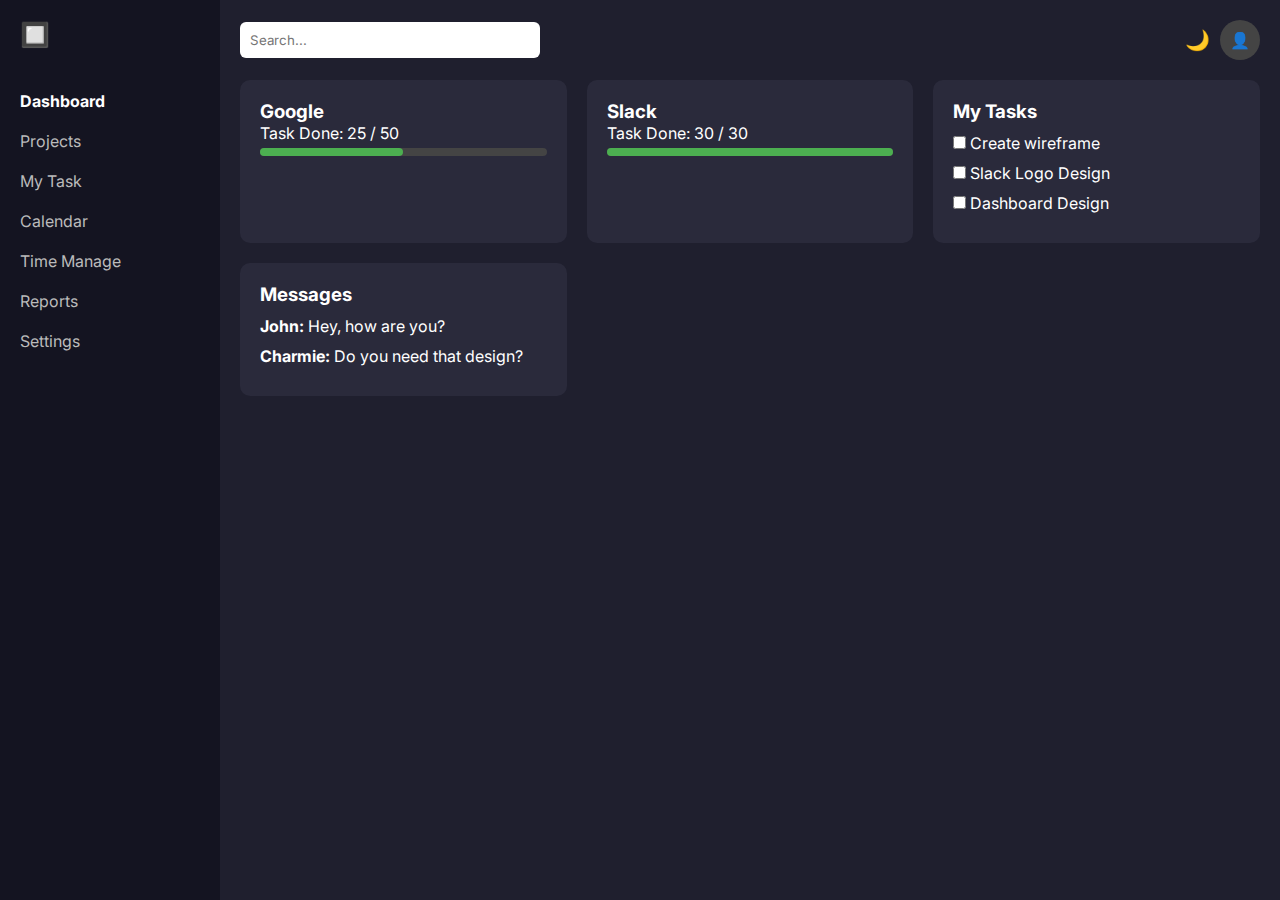
<file: index.html>
<!DOCTYPE html>
<html lang="en">
<head>
  <meta charset="UTF-8" />
  <meta name="viewport" content="width=device-width, initial-scale=1.0"/>
  <title>Project Dashboard</title>
  <link rel="stylesheet" href="style.css" />
  <script defer src="script.js"></script>
  <link rel="preconnect" href="https://fonts.googleapis.com">
  <link href="https://fonts.googleapis.com/css2?family=Inter:wght@400;600&display=swap" rel="stylesheet">
</head>
<body>
  <div class="container">
    <!-- Sidebar -->
    <aside class="sidebar">
      <h2 class="logo">🔲</h2>
      <nav>
        <ul>
          <li class="active">Dashboard</li>
          <li>Projects</li>
          <li>My Task</li>
          <li>Calendar</li>
          <li>Time Manage</li>
          <li>Reports</li>
          <li>Settings</li>
        </ul>
      </nav>
    </aside>

    <!-- Main -->
    <main class="main">
      <header class="main-header">
        <input type="text" placeholder="Search..." />
        <div class="header-right">
          <button id="theme-toggle">🌙</button>
          <div class="avatar">👤</div>
        </div>
      </header>

      <section class="grid">
        <!-- Project Cards -->
        <div class="card project-card">
          <h3>Google</h3>
          <p>Task Done: <span id="google-progress">25 / 50</span></p>
          <div class="progress-bar">
            <div class="progress" style="width: 50%;"></div>
          </div>
        </div>

        <div class="card project-card">
          <h3>Slack</h3>
          <p>Task Done: <span id="slack-progress">30 / 30</span></p>
          <div class="progress-bar">
            <div class="progress" style="width: 100%;"></div>
          </div>
        </div>

        <!-- My Tasks -->
        <div class="card task-list">
          <h3>My Tasks</h3>
          <ul>
            <li><input type="checkbox" /> Create wireframe</li>
            <li><input type="checkbox" /> Slack Logo Design</li>
            <li><input type="checkbox" /> Dashboard Design</li>
          </ul>
        </div>

        <!-- Calendar -->
        <!-- Calendário -->
        
        <!-- Messages -->
        <div class="card messages">
          <h3>Messages</h3>
          <ul>
            <li><strong>John:</strong> Hey, how are you?</li>
            <li><strong>Charmie:</strong> Do you need that design?</li>
          </ul>
        </div>
      </section>
    </main>
  </div>
</body>
</html>
</file>
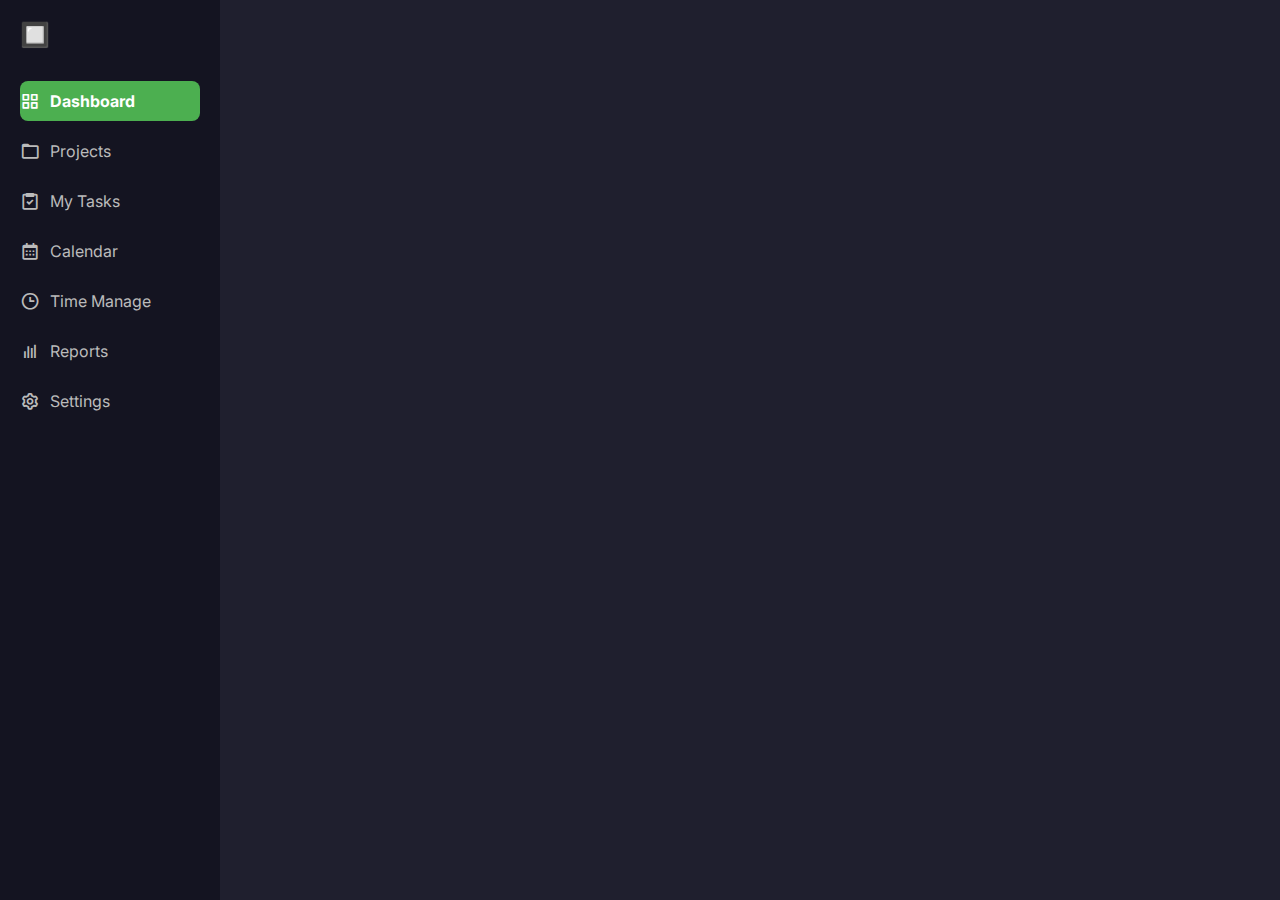
<file: base.html>
<!DOCTYPE html>
<html lang="en">
<head>
  <meta charset="UTF-8" />
  <meta name="viewport" content="width=device-width, initial-scale=1.0"/>
  <title>Project Dashboard</title>
  <link rel="stylesheet" href="style.css" />
  <script defer src="script.js"></script>
  <link rel="preconnect" href="https://fonts.googleapis.com">
  <link href="https://fonts.googleapis.com/css2?family=Inter:wght@400;600&display=swap" rel="stylesheet">
  <link href='https://unpkg.com/boxicons@2.1.4/css/boxicons.min.css' rel='stylesheet'>
</head>
<body>
  <div class="container">
    <!-- Sidebar -->
    <aside class="sidebar">
      <h2 class="logo">🔲</h2>
      <nav>
        <ul class="sidebar-menu">
          <li class="menu-item active"><i class='bx bx-grid-alt'></i><span>Dashboard</span></li>
          <li class="menu-item"><i class='bx bx-folder'></i><span>Projects</span></li>
          <li class="menu-item"><i class='bx bx-task'></i><span>My Tasks</span></li>
          <li class="menu-item"><i class='bx bx-calendar'></i><span>Calendar</span></li>
          <li class="menu-item"><i class='bx bx-time'></i><span>Time Manage</span></li>
          <li class="menu-item"><i class='bx bx-bar-chart'></i><span>Reports</span></li>
          <li class="menu-item"><i class='bx bx-cog'></i><span>Settings</span></li>
        </ul>
      </nav>
    </aside>

    <!-- Main -->
    <main class="main">






    </main>
  </div>
</body>
</html>
</file>
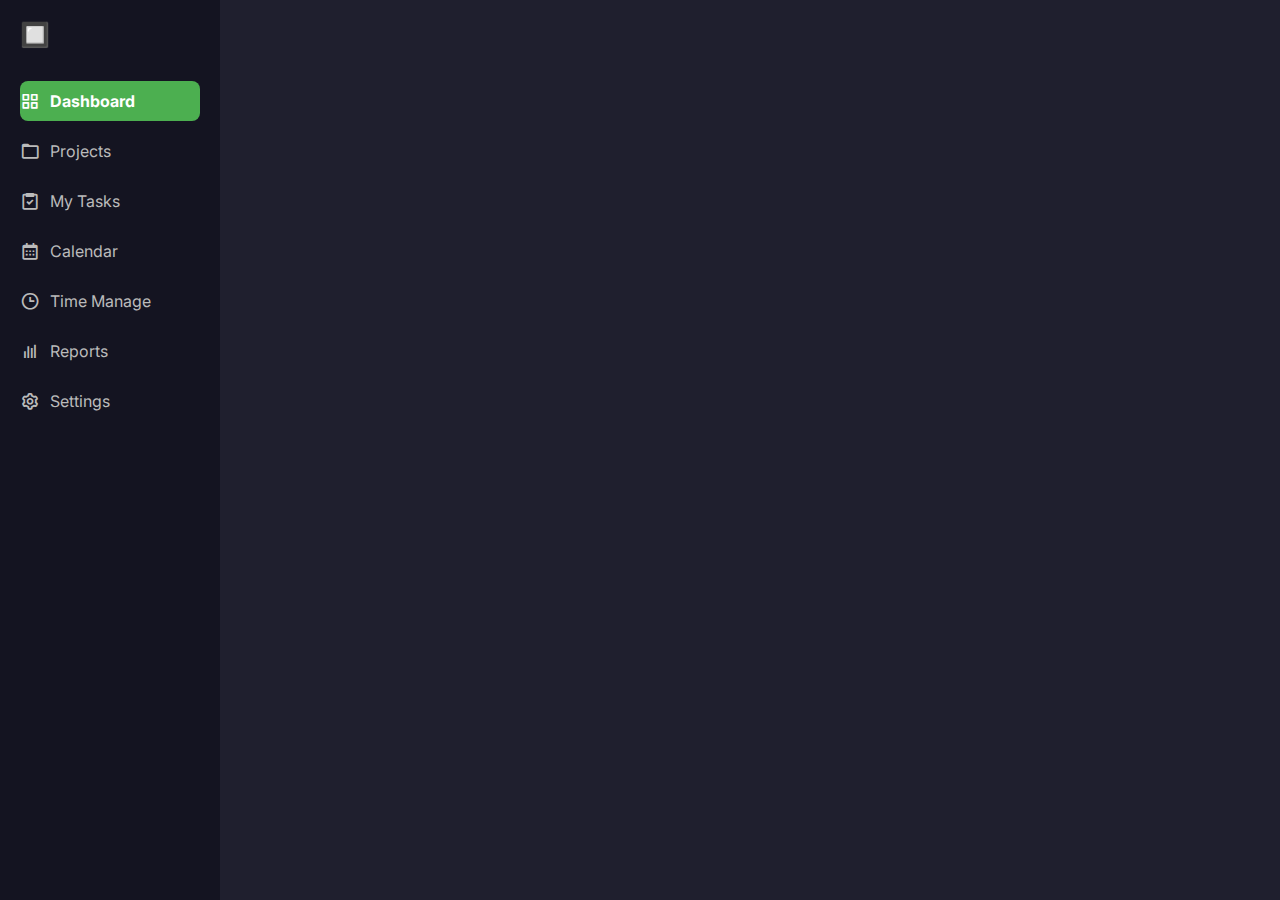
<file: calendario.html>
<!DOCTYPE html>
<html lang="en">
<head>
  <meta charset="UTF-8" />
  <meta name="viewport" content="width=device-width, initial-scale=1.0"/>
  <title>Project Dashboard</title>
  <link rel="stylesheet" href="style.css" />
  <script defer src="script.js"></script>
  <link rel="preconnect" href="https://fonts.googleapis.com">
  <link href="https://fonts.googleapis.com/css2?family=Inter:wght@400;600&display=swap" rel="stylesheet">
  <link href='https://unpkg.com/boxicons@2.1.4/css/boxicons.min.css' rel='stylesheet'>
</head>
<body>
  <div class="container">
    <!-- Sidebar -->
    <aside class="sidebar">
      <h2 class="logo">🔲</h2>
      <nav>
        <ul class="sidebar-menu">
          <li class="menu-item active"><i class='bx bx-grid-alt'></i><span>Dashboard</span></li>
          <li class="menu-item"><i class='bx bx-folder'></i><span>Projects</span></li>
          <li class="menu-item"><i class='bx bx-task'></i><span>My Tasks</span></li>
          <li class="menu-item"><i class='bx bx-calendar'></i><span>Calendar</span></li>
          <li class="menu-item"><i class='bx bx-time'></i><span>Time Manage</span></li>
          <li class="menu-item"><i class='bx bx-bar-chart'></i><span>Reports</span></li>
          <li class="menu-item"><i class='bx bx-cog'></i><span>Settings</span></li>
        </ul>
      </nav>
    </aside>

    <!-- Main -->
    <main class="main">



    </main>
  </div>
</body>
</html>
</file>
<file: style.css>
* {
  margin: 0;
  padding: 0;
  box-sizing: border-box;
  font-family: 'Inter', sans-serif;
}

body {
  background-color: #1f1f2e;
  color: #fff;
  display: flex;
  height: 100vh;
}

.container {
  display: flex;
  width: 100%;
}

.sidebar {
  width: 220px;
  background-color: #141421;
  padding: 20px;
}

.sidebar .logo {
  font-size: 1.5rem;
  margin-bottom: 2rem;
}

.sidebar ul li {
  list-style: none;
  padding: 10px 0;
  color: #bbb;
  cursor: pointer;
}

.sidebar ul li.active, .sidebar ul li:hover {
  color: #fff;
  font-weight: bold;
}

.main {
  flex: 1;
  padding: 20px;
}

.main-header {
  display: flex;
  justify-content: space-between;
  align-items: center;
  margin-bottom: 20px;
}

.main-header input {
  padding: 10px;
  width: 300px;
  border-radius: 6px;
  border: none;
  outline: none;
}

.avatar {
  width: 40px;
  height: 40px;
  background: #444;
  border-radius: 50%;
  display: flex;
  align-items: center;
  justify-content: center;
}

.grid {
  display: grid;
  grid-template-columns: repeat(auto-fill, minmax(260px, 1fr));
  gap: 20px;
}

.card {
  background: #2a2a3b;
  padding: 20px;
  border-radius: 10px;
}

.progress-bar {
  background: #444;
  height: 8px;
  border-radius: 5px;
  margin-top: 5px;
}

.progress {
  background: #4caf50;
  height: 100%;
  border-radius: 5px;
}

.task-list ul, .messages ul {
  margin-top: 10px;
}

.task-list li, .messages li {
  margin-bottom: 10px;
  list-style: none;
}
/* calendário*/
.calendar {
  display: flex;
  flex-direction: column;
}



#calendar-grid {
  display: grid;
  grid-template-columns: repeat(7, 1fr);
  gap: 5px;
  margin-top: 10px;
}

#calendar-grid div {
  padding: 10px;
  background-color: #333;
  text-align: center;
  border-radius: 4px;
  cursor: pointer;
}

#calendar-grid div:hover {
  background-color: #4caf50;
}

#calendar-grid .selected {
  background-color: #e91e63;
}

#event-list {
  margin-top: 15px;
}

#event-input {
  width: 100%;
  padding: 8px;
  margin-top: 8px;
  border: none;
  border-radius: 6px;
}

#add-event {
  margin-top: 5px;
  padding: 6px 12px;
  border: none;
  background-color: #4caf50;
  color: white;
  border-radius: 6px;
  cursor: pointer;
}

#events li {
  margin: 5px 0;
}

.calendar-header {
  display: flex;
  justify-content: space-between;
  align-items: center;
  gap: 10px;
}

#calendar-title {
  font-size: 1.2rem;
  flex: 1;
  text-align: center;
}

#calendar-grid div {
  position: relative;
}

.remove-btn {
  position: absolute;
  top: 2px;
  right: 4px;
  font-size: 12px;
  color: red;
  background: transparent;
  border: none;
  cursor: pointer;
  }
/* */
body.dark {
  background-color: #1f1f2e;
  color: #fff;
}

body.light {
  background-color: #f5f5f5;
  color: #111;
}

body.light .sidebar {
  background-color: #fff;
}

body.dark .sidebar {
  background-color: #141421;
}

body.light .card {
  background: #fff;
  color: #111;
}

body.dark .card {
  background: #2a2a3b;
  color: #fff;
}

body.light .progress-bar {
  background: #ddd;
}

body.dark .progress-bar {
  background: #444;
}

body.light .progress {
  background: #4caf50;
}

body.dark .progress {
  background: #4caf50;
}

/* Botão */
#theme-toggle {
  background: none;
  border: none;
  font-size: 20px;
  cursor: pointer;
  color: inherit;
}

.header-right {
  display: flex;
  align-items: center;
  gap: 10px;
  }


.sidebar-menu {
  list-style: none;
  padding: 0;
  margin-top: 2rem;
}

.menu-item {
  display: flex;
  align-items: center;
  gap: 10px;
  padding: 12px;
  margin-bottom: 10px;
  color: #bbb;
  border-radius: 8px;
  cursor: pointer;
  transition: background 0.3s, color 0.3s;
}

.menu-item i {
  font-size: 20px;
}

.menu-item span {
  font-size: 16px;
}

.menu-item:hover {
  background-color: #333;
  color: #fff;
}

.menu-item.active {
  background-color: #4caf50;
  color: #fff;
}
</file>
